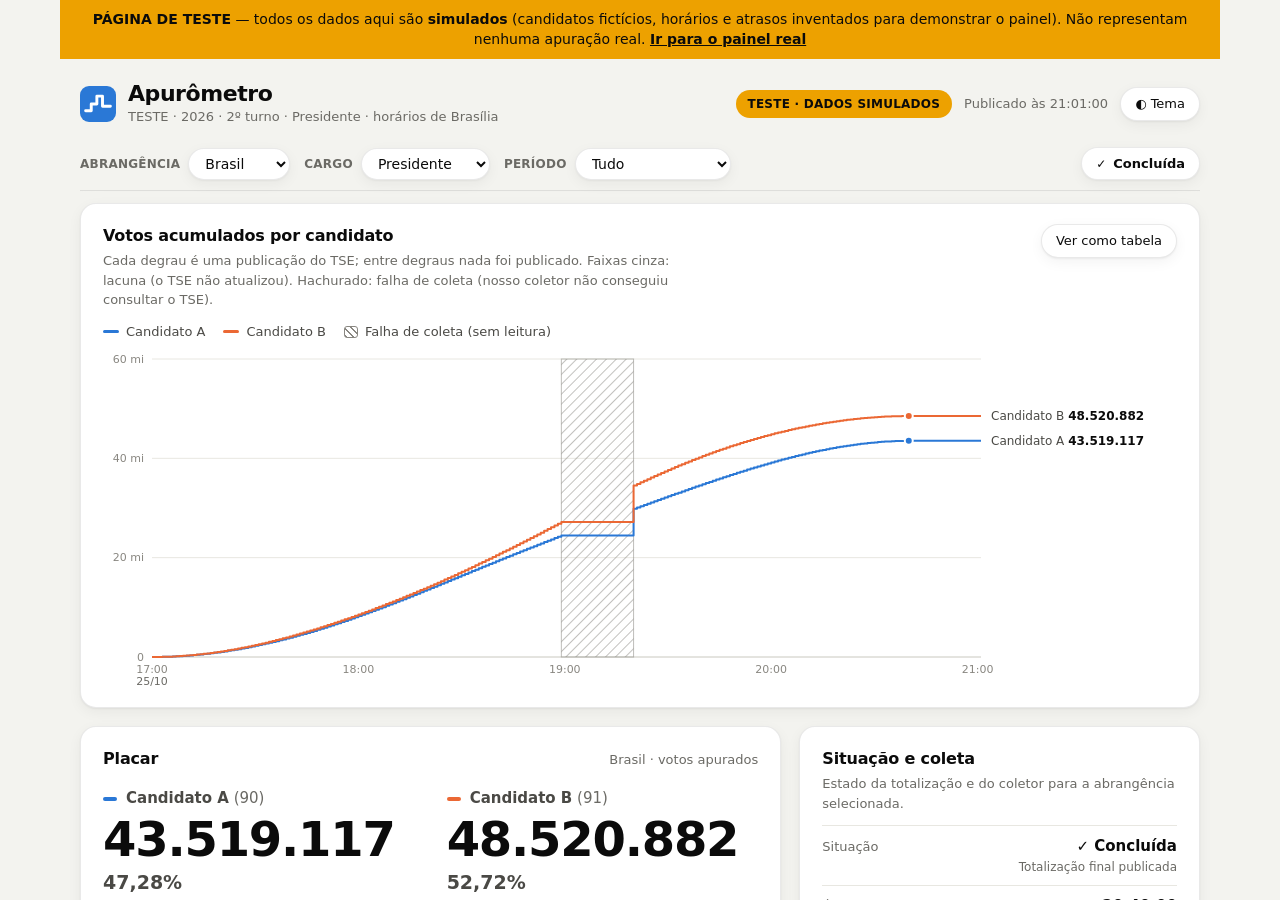
<file: demo/index.html>
<!doctype html>
<html lang="pt-BR">
<head>
  <meta charset="utf-8" />
  <meta name="viewport" content="width=device-width, initial-scale=1" />
  <!-- CSP restritiva: só recursos do próprio site, sem CDN de terceiros, sem script/estilo inline.
       (GitHub Pages não permite cabeçalhos próprios; no Vercel os mesmos valores vão em vercel.json.) -->
  <meta http-equiv="Content-Security-Policy"
        content="default-src 'none'; script-src 'self'; style-src 'self'; img-src 'self'; font-src 'self'; connect-src 'self'; base-uri 'none'; form-action 'none'" />
  <meta name="referrer" content="no-referrer" />
  <meta name="robots" content="noindex,nofollow" />
  <meta name="description" content="Medidor neutro do ritmo de divulgação da apuração das eleições: registra o que o TSE publicou e quando." />
  <title>Apurômetro — página de teste</title>
  <meta name="apurometro-data-base" content="../demo-data" />
  <meta name="apurometro-demo" content="1" />
  <link rel="icon" href="../favicon.svg" type="image/svg+xml" />
  <script type="module" crossorigin src="../assets/main-xOmAJEBE.js"></script>
  <link rel="stylesheet" crossorigin href="../assets/main-BKGQSC25.css">
</head>
<body>
  <div id="app" class="wrap"></div>
  <noscript><p>O Apurômetro precisa de JavaScript para exibir os gráficos. Os dados brutos são públicos em <code>data/</code>.</p></noscript>
</body>
</html>
</file>
<file: assets/main-BKGQSC25.css>
:root{color-scheme:light;--page: #f3f3ef;--surface: #ffffff;--surface-2: #f8f8f5;--ink: #0b0b0b;--ink-2: #4a4945;--ink-3: #6b6a65;--muted: #898781;--grid: #e8e7e1;--axis: #c9c8bf;--border: rgba(11, 11, 11, .09);--hover: rgba(11, 11, 11, .05);--focus: #2a78d6;--shadow: 0 1px 2px rgba(20, 20, 15, .05), 0 4px 14px rgba(20, 20, 15, .05);--radius: 16px;--radius-sm: 10px;--series-1: #2a78d6;--series-2: #eb6834;--series-3: #1baf7a;--series-4: #eda100;--series-5: #e87ba4;--series-6: #008300;--series-other: #898781;--wash: rgba(11, 11, 11, .07);--hatch: #898781;--heat-0: #e8e7e1;--heat-1: #b7d3f6;--heat-2: #86b6ef;--heat-3: #3987e5;--heat-4: #1c5cab;--heat-5: #0d366b}@media (prefers-color-scheme: dark){:root:where(:not([data-theme=light])){color-scheme:dark;--page: #0d0d0d;--surface: #1a1a19;--surface-2: #222220;--ink: #ffffff;--ink-2: #c3c2b7;--ink-3: #a3a29b;--grid: #2c2c2a;--axis: #383835;--border: rgba(255, 255, 255, .1);--hover: rgba(255, 255, 255, .07);--focus: #6da7ec;--shadow: 0 1px 2px rgba(0, 0, 0, .4);--series-1: #3987e5;--series-2: #d95926;--series-3: #199e70;--series-4: #c98500;--series-5: #d55181;--series-6: #008300;--wash: rgba(255, 255, 255, .08);--heat-0: #2c2c2a;--heat-1: #104281;--heat-2: #1c5cab;--heat-3: #3987e5;--heat-4: #86b6ef;--heat-5: #cde2fb}}:root[data-theme=dark]{color-scheme:dark;--page: #0d0d0d;--surface: #1a1a19;--surface-2: #222220;--ink: #ffffff;--ink-2: #c3c2b7;--ink-3: #a3a29b;--grid: #2c2c2a;--axis: #383835;--border: rgba(255, 255, 255, .1);--hover: rgba(255, 255, 255, .07);--focus: #6da7ec;--shadow: 0 1px 2px rgba(0, 0, 0, .4);--series-1: #3987e5;--series-2: #d95926;--series-3: #199e70;--series-4: #c98500;--series-5: #d55181;--series-6: #008300;--wash: rgba(255, 255, 255, .08);--heat-0: #2c2c2a;--heat-1: #104281;--heat-2: #1c5cab;--heat-3: #3987e5;--heat-4: #86b6ef;--heat-5: #cde2fb}*{box-sizing:border-box}html{-webkit-text-size-adjust:100%}body{margin:0;background:var(--page);color:var(--ink);font:15px/1.5 system-ui,-apple-system,Segoe UI,Roboto,sans-serif;-webkit-font-smoothing:antialiased}.sr-only{position:absolute;width:1px;height:1px;overflow:hidden;clip:rect(0 0 0 0);white-space:nowrap}:focus-visible{outline:2px solid var(--focus);outline-offset:2px}[hidden]{display:none!important}.wrap{max-width:1160px;margin:0 auto;padding:0 20px 56px}@media (max-width: 560px){.wrap{padding:0 14px 40px}}.demo-banner{margin:0 -20px;padding:10px 20px;text-align:center;font-size:14px;line-height:1.4;background:var(--series-4);color:#0b0b0b}.demo-banner a{color:#0b0b0b;font-weight:600}.topbar{display:flex;align-items:center;justify-content:space-between;gap:16px;padding:22px 0 10px;flex-wrap:wrap}.brand{display:flex;align-items:center;gap:12px;min-width:0}.logo{width:36px;height:36px;flex:none}.logo-bg{fill:var(--series-1)}.logo-fg{fill:none;stroke:#fff;stroke-width:2.6;stroke-linejoin:round;stroke-linecap:round}.brand h1{margin:0;font-size:22px;line-height:1.15;letter-spacing:-.02em}.brand p{margin:1px 0 0;color:var(--ink-3);font-size:13px}.top-right{display:flex;align-items:center;gap:12px;color:var(--ink-3);font-size:13px}.toolbar{position:sticky;top:0;z-index:4;display:flex;flex-wrap:wrap;align-items:center;gap:10px 14px;padding:10px 0;margin:0 0 12px;background:var(--page);background:color-mix(in srgb,var(--page) 90%,transparent);-webkit-backdrop-filter:blur(10px);backdrop-filter:blur(10px);border-bottom:1px solid var(--border)}.toolbar .spacer{flex:1}.filters{display:flex;gap:10px 14px;flex-wrap:wrap;align-items:center}.filters label{display:flex;align-items:center;gap:8px;font-size:12px;font-weight:600;letter-spacing:.02em;color:var(--ink-3);text-transform:uppercase}.filters select{font:inherit;font-size:14px;font-weight:500;text-transform:none;letter-spacing:0;color:var(--ink);background:var(--surface);border:1px solid var(--border);border-radius:999px;padding:6px 12px;box-shadow:var(--shadow)}.pill{display:inline-flex;align-items:center;gap:7px;padding:6px 14px;border-radius:999px;background:var(--surface);border:1px solid var(--border);box-shadow:var(--shadow);font-size:13px;font-weight:650;white-space:nowrap}.pill .pill-ico{font-size:12px}.badge-demo{white-space:nowrap;background:var(--series-4);color:#0b0b0b;font-size:12px;font-weight:700;border-radius:999px;padding:5px 12px;letter-spacing:.02em}.btn{font:inherit;font-size:13px;font-weight:500;color:var(--ink);background:var(--surface);white-space:nowrap;border:1px solid var(--border);border-radius:999px;padding:6px 14px;cursor:pointer;box-shadow:var(--shadow)}.btn:hover:not(:disabled){background:var(--hover)}.btn:disabled{color:var(--ink-3);cursor:default;box-shadow:none}.btn[aria-pressed=true]{background:var(--hover)}.banners{display:grid;gap:8px;margin-bottom:14px}.banners:empty{display:none}.banner{display:flex;gap:10px;align-items:flex-start;background:var(--surface);border:1px solid var(--border);border-left:4px solid var(--ink-3);border-radius:var(--radius-sm);padding:11px 14px;font-size:14px;box-shadow:var(--shadow)}.banner .ico{font-weight:700;flex:none;width:1.2em;text-align:center}.banner.stall{border-left-color:var(--series-4)}.banner.info{border-left-color:var(--series-1)}.banner.warn{border-left-color:var(--series-2)}@media (max-width: 720px){.toolbar{position:static}.top-right{width:100%;flex-wrap:wrap;justify-content:space-between}.filters{display:grid;grid-template-columns:1fr 1fr;width:100%;gap:10px}.filters label{display:grid;gap:4px;text-align:left}.filters select{width:100%}.toolbar .spacer{display:none}.toolbar .pill{width:100%;justify-content:center}.feed .meta{padding-left:0}}.stack{display:grid;gap:18px}.grid-top{display:grid;gap:18px;grid-template-columns:minmax(0,1.75fr) minmax(280px,1fr)}.grid-two{display:grid;gap:18px;grid-template-columns:minmax(0,1.25fr) minmax(0,1fr)}@media (max-width: 980px){.grid-top,.grid-two{grid-template-columns:minmax(0,1fr)}}.card{margin:0;background:var(--surface);border:1px solid var(--border);border-radius:var(--radius);box-shadow:var(--shadow);padding:20px 22px;min-width:0}@media (max-width: 560px){.card{padding:16px}}.card-head{display:flex;justify-content:space-between;gap:12px;align-items:flex-start}.card-head>div:first-child{flex:1 1 0;min-width:0}.card-head .btn{flex:none}.card h2{margin:0;font-size:16px;letter-spacing:-.01em}.eyebrow{margin:0 0 2px;font-size:12px;font-weight:650;letter-spacing:.06em;text-transform:uppercase;color:var(--ink-3)}.subtitle{margin:3px 0 12px;color:var(--ink-3);font-size:13px;max-width:72ch}.card-tools{display:flex;gap:14px;align-items:center;flex-wrap:wrap;font-size:13px;color:var(--ink-2);margin:0 0 10px}.placar-head{display:flex;justify-content:space-between;align-items:baseline;gap:12px;flex-wrap:wrap}.placar-head .scope{color:var(--ink-3);font-size:13px}.cands{display:grid;grid-template-columns:repeat(auto-fit,minmax(190px,1fr));gap:18px 32px;margin:16px 0 18px}.cand .name{display:flex;align-items:center;gap:9px;font-weight:650;font-size:15px;color:var(--ink-2);min-width:0}.cand .name .nm{overflow-wrap:anywhere}.cand .tag{color:var(--ink-3);font-weight:500}.cand .votes{margin-top:4px;font-size:clamp(30px,4.4vw,48px);font-weight:750;letter-spacing:-.025em;line-height:1.08;font-variant-numeric:tabular-nums;overflow-wrap:anywhere}.cand .share{margin-top:2px;font-size:19px;font-weight:600;color:var(--ink-2);font-variant-numeric:tabular-nums}.key{display:inline-block;width:14px;height:4px;border-radius:2px;background:var(--k, var(--ink-3));flex:none}.sharebar{position:relative;display:flex;gap:2px;height:16px}.sharebar .seg{height:100%;min-width:2px;background:var(--k, var(--ink-3))}.sharebar .seg:first-of-type{border-radius:5px 0 0 5px}.sharebar .seg:last-of-type{border-radius:0 5px 5px 0}.sharebar .mid{position:absolute;left:50%;top:-5px;bottom:-5px;width:2px;margin-left:-1px;background:var(--ink);opacity:.5;border-radius:1px;pointer-events:none}.barscale{display:flex;justify-content:space-between;margin-top:6px;font-size:11px;color:var(--muted);font-variant-numeric:tabular-nums}.diff{margin:12px 0 0;font-size:13.5px;color:var(--ink-2)}.diff strong{color:var(--ink);font-variant-numeric:tabular-nums}.sections{display:flex;align-items:center;gap:12px;margin-top:16px;padding-top:14px;border-top:1px solid var(--grid);font-size:13px;color:var(--ink-3)}.sections .lbl{white-space:nowrap}.sections .meter{flex:1;height:6px;margin:0}.sections strong{color:var(--ink);font-variant-numeric:tabular-nums;font-size:14px}.side{display:flex;flex-direction:column;gap:18px}.side-pct .side-value{font-size:30px;font-weight:750;letter-spacing:-.02em;line-height:1.1;font-variant-numeric:tabular-nums}.side-pct .side-sub{font-size:12.5px;color:var(--ink-3);margin-top:2px}.meter{height:8px;border-radius:4px;background:var(--heat-1);margin-top:10px;overflow:hidden}.meter>span{display:block;height:100%;background:var(--series-1);border-radius:4px}.kv{display:grid;gap:0;margin:0}.kv .row{display:flex;justify-content:space-between;align-items:baseline;gap:12px;padding:9px 0;border-top:1px solid var(--grid)}.kv dt{color:var(--ink-3);font-size:13px}.kv dd{margin:0;font-weight:650;text-align:right;font-variant-numeric:tabular-nums}.kv dd small{display:block;font-weight:400;color:var(--ink-3);font-size:12px}.check-box{background:var(--surface-2);border:1px solid var(--border);border-radius:var(--radius-sm);padding:12px 14px}.check-box h3{margin:0 0 6px;font-size:12px;font-weight:650;letter-spacing:.06em;text-transform:uppercase;color:var(--ink-3)}.check-box p{margin:2px 0;font-size:13.5px;color:var(--ink-2);font-variant-numeric:tabular-nums}.check-box strong{color:var(--ink)}.legend{list-style:none;display:flex;gap:8px 18px;flex-wrap:wrap;margin:0 0 6px;padding:0;font-size:13px;color:var(--ink-2)}.legend li{display:flex;align-items:center;gap:7px}.swatch{display:inline-block;flex:none}.swatch-line{width:16px;height:3px;border-radius:2px;background:var(--sw)}.swatch-box{width:14px;height:12px;border-radius:3px;background:var(--sw)}.swatch-hatch{width:14px;height:12px;border-radius:3px;border:1px solid var(--hatch);background:repeating-linear-gradient(45deg,var(--hatch) 0 1.5px,transparent 1.5px 5px)}.scale{display:flex;align-items:center;gap:4px;font-size:12px;color:var(--ink-3);margin-top:6px}.scale .step{width:22px;height:10px;border-radius:2px}.chart-host{width:100%;min-height:40px}svg.chart{display:block;max-width:100%;overflow:visible}svg .grid{stroke:var(--grid);stroke-width:1}svg .axis{stroke:var(--axis);stroke-width:1}svg .tick{fill:var(--muted);font-size:11px;font-variant-numeric:tabular-nums}svg .tick-sub{fill:var(--ink-3)}svg .line{stroke-width:2;stroke-linejoin:round;stroke-linecap:round}svg .dot{stroke:var(--surface);stroke-width:2}svg .crosshair{stroke:var(--ink-3);stroke-width:1;pointer-events:none}svg .overlay{fill:transparent;cursor:crosshair}svg .overlay:focus-visible{outline:2px solid var(--focus)}svg .band-stall{fill:var(--wash)}svg .band-gap{stroke:var(--hatch);stroke-width:1;stroke-opacity:.55}svg .hatch-line{stroke:var(--hatch);stroke-width:1.4;stroke-opacity:.75}svg .endlabel{font-size:12px;fill:var(--ink-2)}svg .endlabel-val{fill:var(--ink);font-weight:600}svg .rowlabel{font-size:12px;fill:var(--ink-2);cursor:pointer}svg .rowlabel-sel{fill:var(--ink);font-weight:700}svg .cell{stroke:none}svg .cell:hover{stroke:var(--ink);stroke-width:1}.stroke-1{stroke:var(--series-1)}.stroke-2{stroke:var(--series-2)}.stroke-3{stroke:var(--series-3)}.stroke-4{stroke:var(--series-4)}.stroke-5{stroke:var(--series-5)}.stroke-6{stroke:var(--series-6)}.stroke-0{stroke:var(--series-other)}.fill-1{fill:var(--series-1)}.fill-2{fill:var(--series-2)}.fill-3{fill:var(--series-3)}.fill-4{fill:var(--series-4)}.fill-5{fill:var(--series-5)}.fill-6{fill:var(--series-6)}.fill-0{fill:var(--series-other)}.heat-0{fill:var(--heat-0)}.heat-1{fill:var(--heat-1)}.heat-2{fill:var(--heat-2)}.heat-3{fill:var(--heat-3)}.heat-4{fill:var(--heat-4)}.heat-5{fill:var(--heat-5)}.step.heat-0{background:var(--heat-0)}.step.heat-1{background:var(--heat-1)}.step.heat-2{background:var(--heat-2)}.step.heat-3{background:var(--heat-3)}.step.heat-4{background:var(--heat-4)}.step.heat-5{background:var(--heat-5)}.tooltip{position:fixed;z-index:10;pointer-events:none;max-width:min(320px,calc(100vw - 16px));background:var(--surface);color:var(--ink);border:1px solid var(--border);border-radius:10px;padding:9px 11px;font-size:13px;box-shadow:0 6px 22px #0003}.tooltip[hidden]{display:none}.tip-time{font-weight:600;margin-bottom:4px;color:var(--ink-2);font-size:12px}.tip-row{display:flex;align-items:baseline;gap:8px;flex-wrap:wrap;padding:1px 0}.tip-row strong{font-size:14px;font-variant-numeric:tabular-nums}.tip-key{width:12px;height:3px;border-radius:2px;align-self:center;background:var(--ink-3);flex:none}.tip-label{color:var(--ink-2)}.tip-extra{color:var(--ink-3);font-size:12px;flex-basis:100%;padding-left:20px}.tip-note{margin-top:4px;padding-top:4px;border-top:1px solid var(--border);color:var(--ink-2);font-size:12px}.tabs{display:flex;gap:2px;border-bottom:1px solid var(--grid);overflow-x:auto;margin:-4px 0 0;scrollbar-width:thin}.tab{appearance:none;background:none;border:0;border-bottom:2px solid transparent;margin-bottom:-1px;padding:11px 14px;font:inherit;font-size:14px;font-weight:600;color:var(--ink-3);cursor:pointer;white-space:nowrap;border-radius:8px 8px 0 0}.tab:hover{color:var(--ink);background:var(--hover)}.tab[aria-selected=true]{color:var(--ink);border-bottom-color:var(--series-1)}.tab .count{margin-left:8px;background:var(--hover);border-radius:999px;padding:1px 8px;font-size:12px;font-weight:650;font-variant-numeric:tabular-nums}.tabpanel{padding-top:16px}.tabpanel .subtitle{margin-top:0}.table-wrap{overflow-x:auto;border:1px solid var(--grid);border-radius:var(--radius-sm)}table.data{width:100%;border-collapse:collapse;font-size:13.5px}table.data th{text-align:left;font-weight:650;font-size:12px;letter-spacing:.03em;text-transform:uppercase;color:var(--ink-3);background:var(--surface-2);padding:9px 12px;border-bottom:1px solid var(--grid);white-space:nowrap}table.data td{padding:8px 12px;border-bottom:1px solid var(--grid);vertical-align:top}table.data tr:last-child td{border-bottom:0}table.data .num{text-align:right;font-variant-numeric:tabular-nums}table.data tr:hover td{background:var(--hover)}.pager{display:flex;align-items:center;gap:12px;justify-content:flex-end;padding-top:12px;font-size:13px;color:var(--ink-2)}.empty{color:var(--ink-3);margin:8px 0}.badge{display:inline-block;font-size:11.5px;border:1px solid var(--axis);border-radius:999px;padding:0 8px;color:var(--ink-2);margin-left:6px;white-space:nowrap}.feed{list-style:none;margin:0;padding:0}.feed li{padding:9px 0;border-top:1px solid var(--grid);font-size:14px}.feed .line1{display:flex;gap:4px 12px;flex-wrap:wrap;align-items:baseline}.feed .meta{margin-top:2px;font-size:12.5px;color:var(--ink-3);padding-left:calc(8.5ch + 12px)}.feed li:first-child{border-top:0;padding-top:2px}.feed .when{font-variant-numeric:tabular-nums;color:var(--ink-3);min-width:8.5ch;font-weight:600}.feed .plus{font-variant-numeric:tabular-nums;display:inline-flex;align-items:center;gap:6px}.feed .plus strong{font-weight:700}.plus-group{min-width:0}footer.foot{color:var(--ink-3);font-size:13px;padding-top:22px;display:grid;gap:8px;max-width:84ch}footer.foot a{color:var(--ink-2)}.loading{opacity:.55;transition:opacity .15s}@media (forced-colors: active){.stroke-1{stroke-dasharray:none}.stroke-2{stroke-dasharray:8 4}.stroke-3{stroke-dasharray:2 4}.stroke-4{stroke-dasharray:10 3 2 3}.stroke-5{stroke-dasharray:4 4}.stroke-6{stroke-dasharray:1 5}svg .line{stroke:CanvasText}}@media print{body{background:#fff}.btn,.pager,.toolbar,.tabs{display:none}.tabpanel[hidden]{display:block!important}.card{break-inside:avoid;box-shadow:none}.tooltip{display:none}}
</file>
